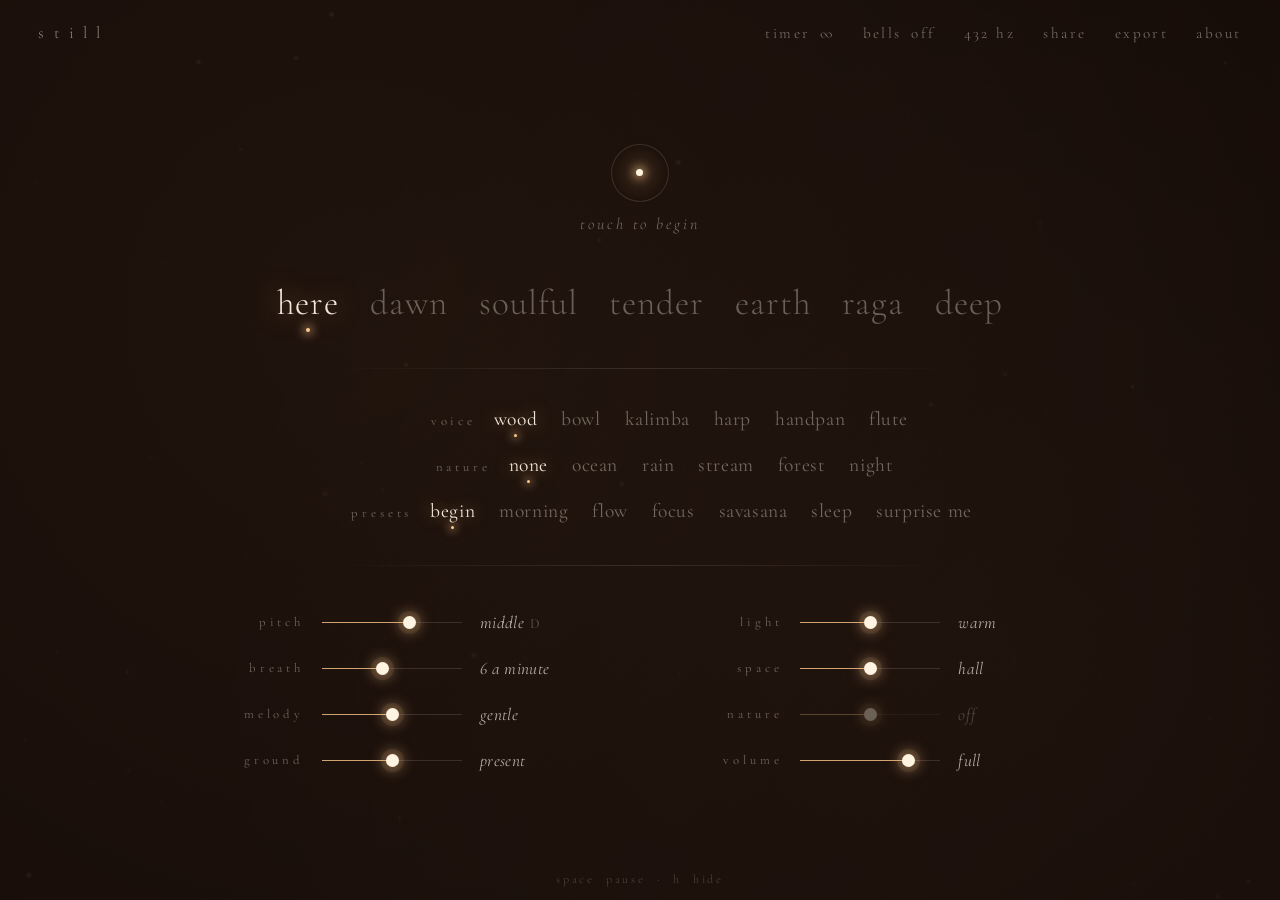
<file: index.html>
<!doctype html>
<html lang="en">
<head>
<meta charset="utf-8">
<meta name="viewport" content="width=device-width, initial-scale=1, viewport-fit=cover">
<meta name="theme-color" content="#120b08">
<title>still</title>
<link rel="preconnect" href="https://fonts.googleapis.com">
<link rel="preconnect" href="https://fonts.gstatic.com" crossorigin>
<link href="https://fonts.googleapis.com/css2?family=Cormorant+Garamond:ital,wght@0,300;0,400;0,500;1,300;1,400&display=swap" rel="stylesheet">
<link rel="stylesheet" href="style.css?v=202611170130">
</head>
<body>
  <canvas id="sky"></canvas>

  <header id="top" class="fadeable">
    <div class="brand">still</div>
    <nav>
      <button id="timer" title="a sitting of fixed length, closed by three bowls">timer <span>∞</span></button>
      <button id="bells" title="a soft bowl every few minutes, to come back to the breath">bells <span>off</span></button>
      <button id="a432" title="tune to A = 432 Hz instead of 440 Hz">432 hz</button>
      <button id="share" title="copy a link to this music">share</button>
      <button id="export" title="save this music as an mp3">export</button>
      <button id="about-btn" title="about this app">about</button>
    </nav>
  </header>

  <main id="stage" class="fadeable">
    <div id="transport">
      <button id="play" aria-label="begin"><span class="dot"></span></button>
      <p id="status">touch to begin</p>
    </div>

    <section id="moods" aria-label="mood"></section>

    <div class="rule"></div>
    <section id="choices"></section>
    <div class="rule"></div>
    <section id="sliders"></section>
  </main>

  <footer id="keys" class="fadeable">space &nbsp;pause &nbsp;·&nbsp; h &nbsp;hide</footer>

  <div id="about" aria-hidden="true">
    <div class="card">
      <p class="title">about still</p>
      <p class="sub">made to bring joy into your relaxing moments — good for yoga, meditation, focus time, and wherever you sit quietly.</p>
      <p class="sub">feel free to share it with friends and export the songs.</p>
      <div class="actions"><button id="about-close">close</button></div>
    </div>
  </div>

  <div id="tip" role="tooltip"></div>
  <div id="feedback"></div>
  <div id="exportchip" aria-hidden="true"><span></span><button aria-label="cancel export">×</button></div>

  <div id="sheet" aria-hidden="true">
    <div class="card">
      <p class="title">take this music with you</p>
      <div class="opts" id="lengths"></div>
      <div id="progress"><div class="bar"><i></i></div><p></p></div>
      <div class="actions">
        <button id="sheet-go">download</button>
        <button id="sheet-cancel">cancel</button>
        <button id="sheet-close">close</button>
      </div>
    </div>
  </div>

  <script src="audio.js?v=202611170130"></script>
  <script src="synth.js?v=202611170130"></script>
  <script src="live.js?v=202611170130"></script>
  <script src="export.js?v=202611170130"></script>
  <script src="main.js?v=202611170130"></script>
</body>
</html>
</file>
<file: style.css>
:root {
  --ink: #f1e8da;
  --glow: 255, 200, 140;
  --serif: "Cormorant Garamond", "EB Garamond", Garamond, "Iowan Old Style", "Palatino Linotype", Palatino, Georgia, serif;
  --ease: cubic-bezier(.25, .1, .25, 1);
}

* { box-sizing: border-box; }
html, body { margin: 0; min-height: 100%; background: #120b08; color: var(--ink); }
body { font-family: var(--serif); -webkit-font-smoothing: antialiased; overflow-x: hidden; }
button { font: inherit; color: inherit; background: none; border: 0; padding: 0; cursor: pointer; -webkit-tap-highlight-color: transparent; }
button:focus-visible { outline: 1px solid rgba(var(--glow), .5); outline-offset: 4px; border-radius: 4px; }

#sky { position: fixed; inset: 0; width: 100vw; height: 100vh; display: block; z-index: 0; }

.fadeable { transition: opacity 1.6s var(--ease); }
body.hidden .fadeable { opacity: 0; pointer-events: none; }
body.hidden, body.hidden * { cursor: none; }

/* ---------------------------------------------------------------- top bar */
#top {
  position: fixed; top: 0; left: 0; right: 0; z-index: 3;
  display: flex; justify-content: space-between; align-items: center;
  padding: max(22px, env(safe-area-inset-top)) clamp(18px, 3vw, 40px) 0;
}
#top .brand { font-weight: 300; letter-spacing: .55em; font-size: 1.05rem; color: rgba(241, 232, 218, .55); }
#top nav { display: flex; gap: clamp(.9rem, 2.2vw, 2rem); align-items: center; }
#top button {
  font-size: .95rem; letter-spacing: .16em; color: rgba(241, 232, 218, .42);
  transition: color .6s ease, text-shadow .6s ease;
}
#top button:hover, #top button.on { color: var(--ink); text-shadow: 0 0 14px rgba(var(--glow), .5); }
#timer span, #bells span { font-variant-numeric: tabular-nums; margin-left: .2em; }

/* ---------------------------------------------------------------- the stage */
#stage {
  position: relative; z-index: 2;
  min-height: 100vh; width: min(980px, calc(100vw - 40px)); margin: 0 auto;
  display: flex; flex-direction: column; align-items: center; justify-content: center;
  padding: 96px 0 72px;
}

#transport { display: flex; flex-direction: column; align-items: center; gap: 12px; margin-bottom: clamp(26px, 5vh, 52px); }
#play {
  position: relative; width: 58px; height: 58px; border-radius: 50%;
  border: 1px solid rgba(241, 232, 218, .14);
  background: radial-gradient(circle, rgba(var(--glow), .07), transparent 70%);
  transition: border-color .8s ease, background .8s ease;
}
#play:hover { border-color: rgba(var(--glow), .45); }
#play .dot {
  position: absolute; left: 50%; top: 50%; width: 7px; height: 7px; margin: -3.5px 0 0 -3.5px; border-radius: 50%;
  background: #fff3e0;
  box-shadow: 0 0 10px 3px rgba(var(--glow), .55), 0 0 26px 8px rgba(var(--glow), .14);
  transform: scale(var(--b, 1)); opacity: var(--o, 1);
}
body:not(.started) #play .dot { animation: wait 10s ease-in-out infinite; }
@keyframes wait { 0%, 100% { transform: scale(.75); opacity: .55; } 50% { transform: scale(1.35); opacity: 1; } }
#status {
  margin: 0; font-style: italic; font-weight: 300; font-size: 1rem; letter-spacing: .18em;
  color: rgba(241, 232, 218, .45); min-height: 1.3em; transition: opacity 1.2s ease;
}

/* moods: the heart of it */
#moods { display: flex; flex-wrap: wrap; justify-content: center; gap: 4px clamp(16px, 2.4vw, 34px); }
#moods button {
  position: relative; font-weight: 300; font-size: clamp(1.6rem, 2.75vw, 2.45rem); letter-spacing: .03em;
  color: rgba(241, 232, 218, .36); padding: 2px 0 8px;
  transition: color .9s var(--ease), text-shadow .9s var(--ease);
}
#moods button:hover { color: rgba(241, 232, 218, .78); }
#moods button.on { color: var(--ink); text-shadow: 0 0 26px rgba(var(--glow), .55); }
#moods button::after {
  content: ""; position: absolute; left: 50%; bottom: 0; width: 4px; height: 4px; margin-left: -2px; border-radius: 50%;
  background: rgb(var(--glow)); box-shadow: 0 0 10px 3px rgba(var(--glow), .55);
  opacity: 0; transform: scale(.3); transition: opacity .9s ease, transform .9s ease;
}
#moods button.on::after { opacity: 1; transform: none; }

.rule {
  width: min(640px, 80%); height: 1px; margin: clamp(22px, 4vh, 40px) 0;
  background: linear-gradient(90deg, transparent, rgba(241, 232, 218, .13), transparent);
}

/* word choices */
#choices { display: flex; flex-direction: column; gap: 14px; align-items: center; }
.row { display: grid; grid-template-columns: 6.5em auto; align-items: baseline; column-gap: 18px; }
.row > label, .slider > label {
  font-size: .8rem; letter-spacing: .3em; color: rgba(241, 232, 218, .4); text-align: right; white-space: nowrap;
}
.opts { display: flex; flex-wrap: wrap; gap: 2px clamp(14px, 2vw, 24px); }
.opts button {
  position: relative; font-size: 1.22rem; letter-spacing: .03em; color: rgba(241, 232, 218, .4); padding: 2px 0 6px;
  transition: color .7s var(--ease), text-shadow .7s var(--ease);
}
.opts button:hover { color: rgba(241, 232, 218, .8); }
.opts button.on { color: var(--ink); text-shadow: 0 0 16px rgba(var(--glow), .6); }
.opts button::after {
  content: ""; position: absolute; left: 50%; bottom: 0; width: 3px; height: 3px; margin-left: -1.5px; border-radius: 50%;
  background: rgb(var(--glow)); box-shadow: 0 0 8px 2px rgba(var(--glow), .55); opacity: 0; transition: opacity .7s ease;
}
.opts button.on::after { opacity: 1; }
.opts button.loading { animation: loading 1.4s ease-in-out infinite; }
@keyframes loading { 50% { opacity: .45; } }

/* sliders */
#sliders {
  display: grid; grid-template-columns: 1fr 1fr; grid-template-rows: repeat(4, auto); grid-auto-flow: column;
  column-gap: clamp(32px, 6vw, 80px); row-gap: 6px;
  width: min(880px, 100%);
}
.slider { display: grid; grid-template-columns: 6.5em 1fr 7.6em; align-items: center; column-gap: 18px; min-height: 40px; }
.slider output { font-style: italic; font-size: 1.08rem; color: rgba(241, 232, 218, .72); letter-spacing: .02em; white-space: nowrap; }
.slider output small { font-size: .8em; color: rgba(241, 232, 218, .32); margin-left: .45em; font-style: normal; letter-spacing: .06em; }
.slider.idle output, .slider.idle input { opacity: .35; }
.slider:hover > label { color: rgba(241, 232, 218, .7); }

input[type=range] {
  -webkit-appearance: none; appearance: none; width: 100%; height: 36px; background: transparent; margin: 0; cursor: pointer;
  --fill: 50%; touch-action: pan-y;
}
input[type=range]::-webkit-slider-runnable-track {
  height: 1px;
  background: linear-gradient(90deg, rgba(var(--glow), .8) 0, rgba(var(--glow), .8) var(--fill), rgba(241, 232, 218, .14) var(--fill));
}
input[type=range]::-moz-range-track { height: 1px; background: rgba(241, 232, 218, .14); }
input[type=range]::-moz-range-progress { height: 1px; background: rgba(var(--glow), .8); }
input[type=range]::-webkit-slider-thumb {
  -webkit-appearance: none; width: 13px; height: 13px; border-radius: 50%; margin-top: -6px;
  background: #fff4e2; box-shadow: 0 0 0 5px rgba(var(--glow), .08), 0 0 14px 3px rgba(var(--glow), .5);
  transition: transform .35s ease, box-shadow .35s ease;
}
input[type=range]::-moz-range-thumb {
  width: 13px; height: 13px; border: 0; border-radius: 50%; background: #fff4e2;
  box-shadow: 0 0 0 5px rgba(var(--glow), .08), 0 0 14px 3px rgba(var(--glow), .5);
}
input[type=range]:hover::-webkit-slider-thumb, input[type=range]:active::-webkit-slider-thumb {
  transform: scale(1.3); box-shadow: 0 0 0 7px rgba(var(--glow), .1), 0 0 22px 5px rgba(var(--glow), .65);
}
input[type=range]:focus { outline: none; }
input[type=range]:focus-visible::-webkit-slider-thumb { box-shadow: 0 0 0 2px rgba(241, 232, 218, .6), 0 0 14px 3px rgba(var(--glow), .5); }

#keys {
  position: fixed; bottom: max(14px, env(safe-area-inset-bottom)); left: 0; right: 0; text-align: center; z-index: 3;
  font-size: .76rem; letter-spacing: .22em; color: rgba(241, 232, 218, .22); pointer-events: none;
}
/* export */
#sheet {
  position: fixed; inset: 0; z-index: 6; display: flex; align-items: center; justify-content: center;
  background: rgba(8, 5, 4, .55); backdrop-filter: blur(10px); -webkit-backdrop-filter: blur(10px);
  opacity: 0; pointer-events: none; transition: opacity .8s ease;
}
#sheet.open { opacity: 1; pointer-events: auto; }
#sheet .card {
  width: min(520px, calc(100vw - 32px)); padding: 34px 36px 28px; border-radius: 26px; text-align: center;
  background: linear-gradient(180deg, rgba(255, 245, 230, .06), rgba(255, 245, 230, .025));
  border: 1px solid rgba(255, 240, 220, .08); box-shadow: 0 30px 90px -30px rgba(0, 0, 0, .7);
}
#sheet .title { margin: 0; font-weight: 300; font-size: 1.7rem; letter-spacing: .03em; }
#sheet .sub { margin: 10px 0 22px; font-style: italic; font-size: 1.02rem; line-height: 1.45; color: rgba(241, 232, 218, .55); }
#sheet .opts { justify-content: center; }
#lengths button { font-size: 1.3rem; }
#progress { height: 0; overflow: hidden; opacity: 0; transition: opacity .6s ease; }
#sheet.busy #progress, #sheet.done #progress { height: auto; opacity: 1; margin-top: 18px; }
#progress .bar { height: 1px; background: rgba(241, 232, 218, .12); }
#progress .bar i { display: block; height: 100%; width: 0; background: rgb(var(--glow)); box-shadow: 0 0 10px rgba(var(--glow), .7); transition: width .4s linear; }
#progress p { margin: 10px 0 0; font-style: italic; color: rgba(241, 232, 218, .6); letter-spacing: .06em; }
#sheet .actions { display: flex; justify-content: center; gap: 30px; margin-top: 24px; }
#sheet .actions button { font-size: 1rem; letter-spacing: .22em; color: rgba(241, 232, 218, .5); transition: color .5s ease, text-shadow .5s ease; }
#sheet .actions button:hover { color: var(--ink); text-shadow: 0 0 14px rgba(var(--glow), .5); }
#sheet-go { color: var(--ink) !important; text-shadow: 0 0 14px rgba(var(--glow), .45); }
#sheet.busy #sheet-go, #sheet.busy #lengths { opacity: .3; pointer-events: none; }

#tip, #feedback {
  position: fixed; left: 0; top: 0; z-index: 7;
  max-width: min(340px, calc(100vw - 32px));
  padding: 8px 14px; border-radius: 12px;
  background: rgba(18, 11, 8, .94);
  border: 1px solid rgba(var(--glow), .18);
  box-shadow: 0 12px 40px -12px rgba(0, 0, 0, .8), 0 0 24px rgba(var(--glow), .06);
  font-size: .95rem; letter-spacing: .04em; line-height: 1.4; color: var(--ink);
  text-align: center; opacity: 0; pointer-events: none; transition: opacity .16s ease;
  overflow-wrap: anywhere;
}
#tip { font-style: italic; }
#tip.on, #feedback.on { opacity: 1; }
#feedback a, #progress a { color: inherit; text-decoration: underline; text-underline-offset: 2px; }

#exportchip {
  position: fixed; left: 0; top: 0; z-index: 5;
  display: flex; align-items: center; gap: 10px;
  padding: 7px 13px; border-radius: 999px;
  background: rgba(18, 11, 8, .94); border: 1px solid rgba(var(--glow), .18);
  box-shadow: 0 12px 40px -12px rgba(0, 0, 0, .8);
  font-size: .9rem; letter-spacing: .04em; color: var(--ink);
  opacity: 0; pointer-events: none; transition: opacity .25s ease;
}
#exportchip.on { opacity: 1; pointer-events: auto; }
#exportchip button { font-size: 1.05rem; line-height: 1; color: rgba(241, 232, 218, .6); padding: 0 2px; }
#exportchip button:hover { color: var(--ink); }

#sheet-cancel { display: none; }
#sheet.busy #sheet-cancel { display: inline; }

#about {
  position: fixed; inset: 0; z-index: 6; display: flex; align-items: center; justify-content: center;
  background: rgba(8, 5, 4, .55); backdrop-filter: blur(10px); -webkit-backdrop-filter: blur(10px);
  opacity: 0; pointer-events: none; transition: opacity .8s ease;
}
#about.open { opacity: 1; pointer-events: auto; }
#about .card {
  width: min(520px, calc(100vw - 32px)); padding: 34px 36px 28px; border-radius: 26px; text-align: center;
  background: linear-gradient(180deg, rgba(255, 245, 230, .06), rgba(255, 245, 230, .025));
  border: 1px solid rgba(255, 240, 220, .08); box-shadow: 0 30px 90px -30px rgba(0, 0, 0, .7);
}
#about .title { margin: 0; font-weight: 300; font-size: 1.7rem; letter-spacing: .03em; }
#about .sub { margin: 12px 0 0; font-style: italic; font-size: 1.05rem; line-height: 1.5; color: rgba(241, 232, 218, .6); }
#about .actions { display: flex; justify-content: center; gap: 30px; margin-top: 24px; }
#about .actions button { font-size: 1rem; letter-spacing: .22em; color: rgba(241, 232, 218, .5); transition: color .5s ease, text-shadow .5s ease; }
#about .actions button:hover { color: var(--ink); text-shadow: 0 0 14px rgba(var(--glow), .5); }

/* ---------------------------------------------------------------- smaller screens */
@media (max-height: 780px) { #keys { display: none; } }
@media (max-height: 820px) and (min-width: 821px) {
  #stage { padding: 76px 0 52px; }
  #transport { margin-bottom: 22px; }
  .rule { margin: 20px 0; }
  #choices { gap: 8px; }
  .slider { min-height: 36px; }
}
@media (max-width: 820px) {
  #top { position: absolute; justify-content: center; }
  #top .brand { display: none; }
  #top nav { gap: .85rem; flex-wrap: wrap; justify-content: center; }
  #top button { font-size: .85rem; letter-spacing: .08em; }
  #stage { justify-content: flex-start; padding-top: 92px; width: calc(100vw - 32px); }
  #moods { gap: 2px 18px; }
  #sliders { grid-template-columns: 1fr; grid-template-rows: none; grid-auto-flow: row; }
  .row { grid-template-columns: 1fr; row-gap: 4px; justify-items: center; }
  .row > label { text-align: center; }
  .opts { justify-content: center; }
  .slider { grid-template-columns: 5em 1fr 6.4em; column-gap: 12px; }
  .slider > label { text-align: left; font-size: .74rem; letter-spacing: .2em; }
  #keys { display: none; }
}
</file>
